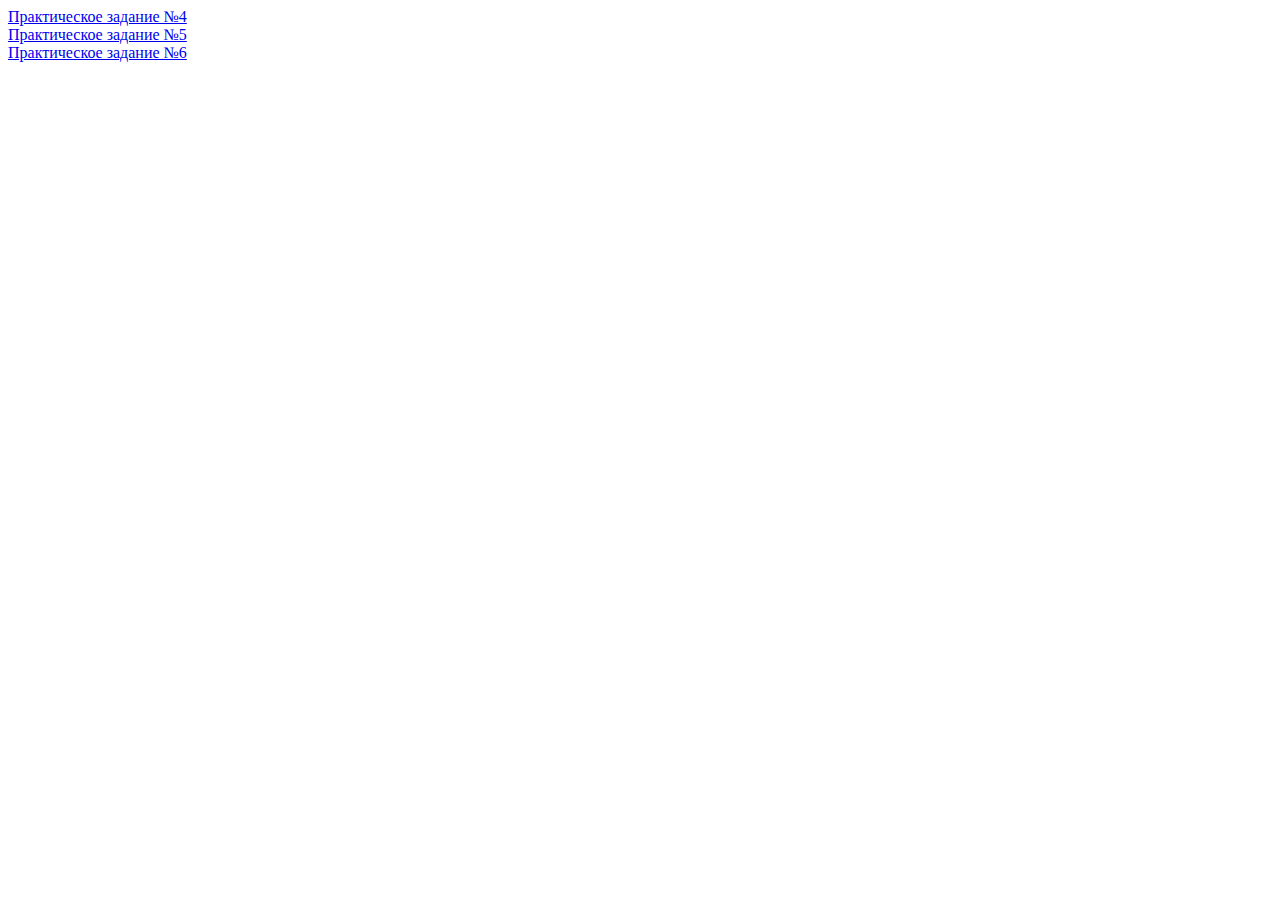
<file: index.html>
<!DOCTYPE html>
<html lang="en">
<head>
    <meta charset="UTF-8">
    <meta name="viewport" content="width=device-width, initial-scale=1.0">
    <title>Document</title>
    <style>
        a{
            display: flex;
        }
    </style>
</head>
<body>
    <a href="task4.html">Практическое задание №4</a>
    <a href="task5.html">Практическое задание №5</a>
    <a href="task6.html">Практическое задание №6</a>

</body>
</html>
</file>
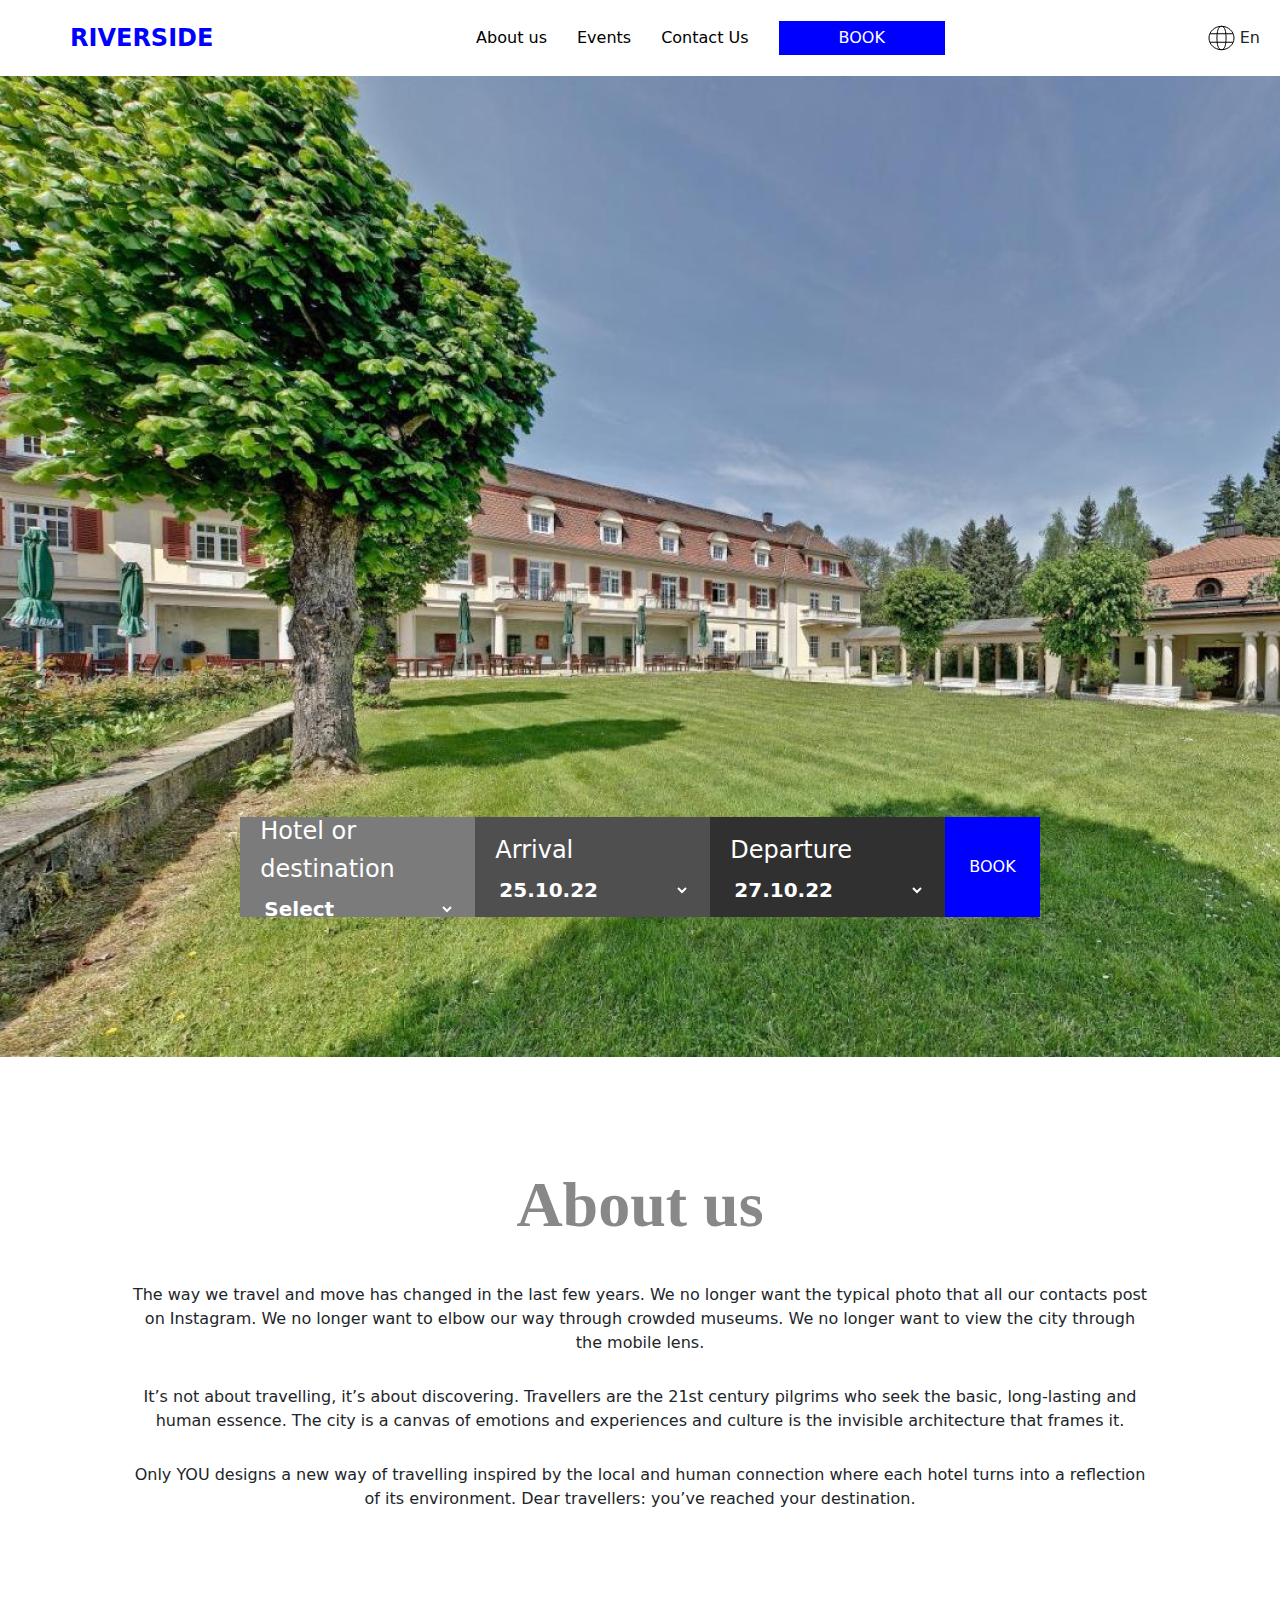
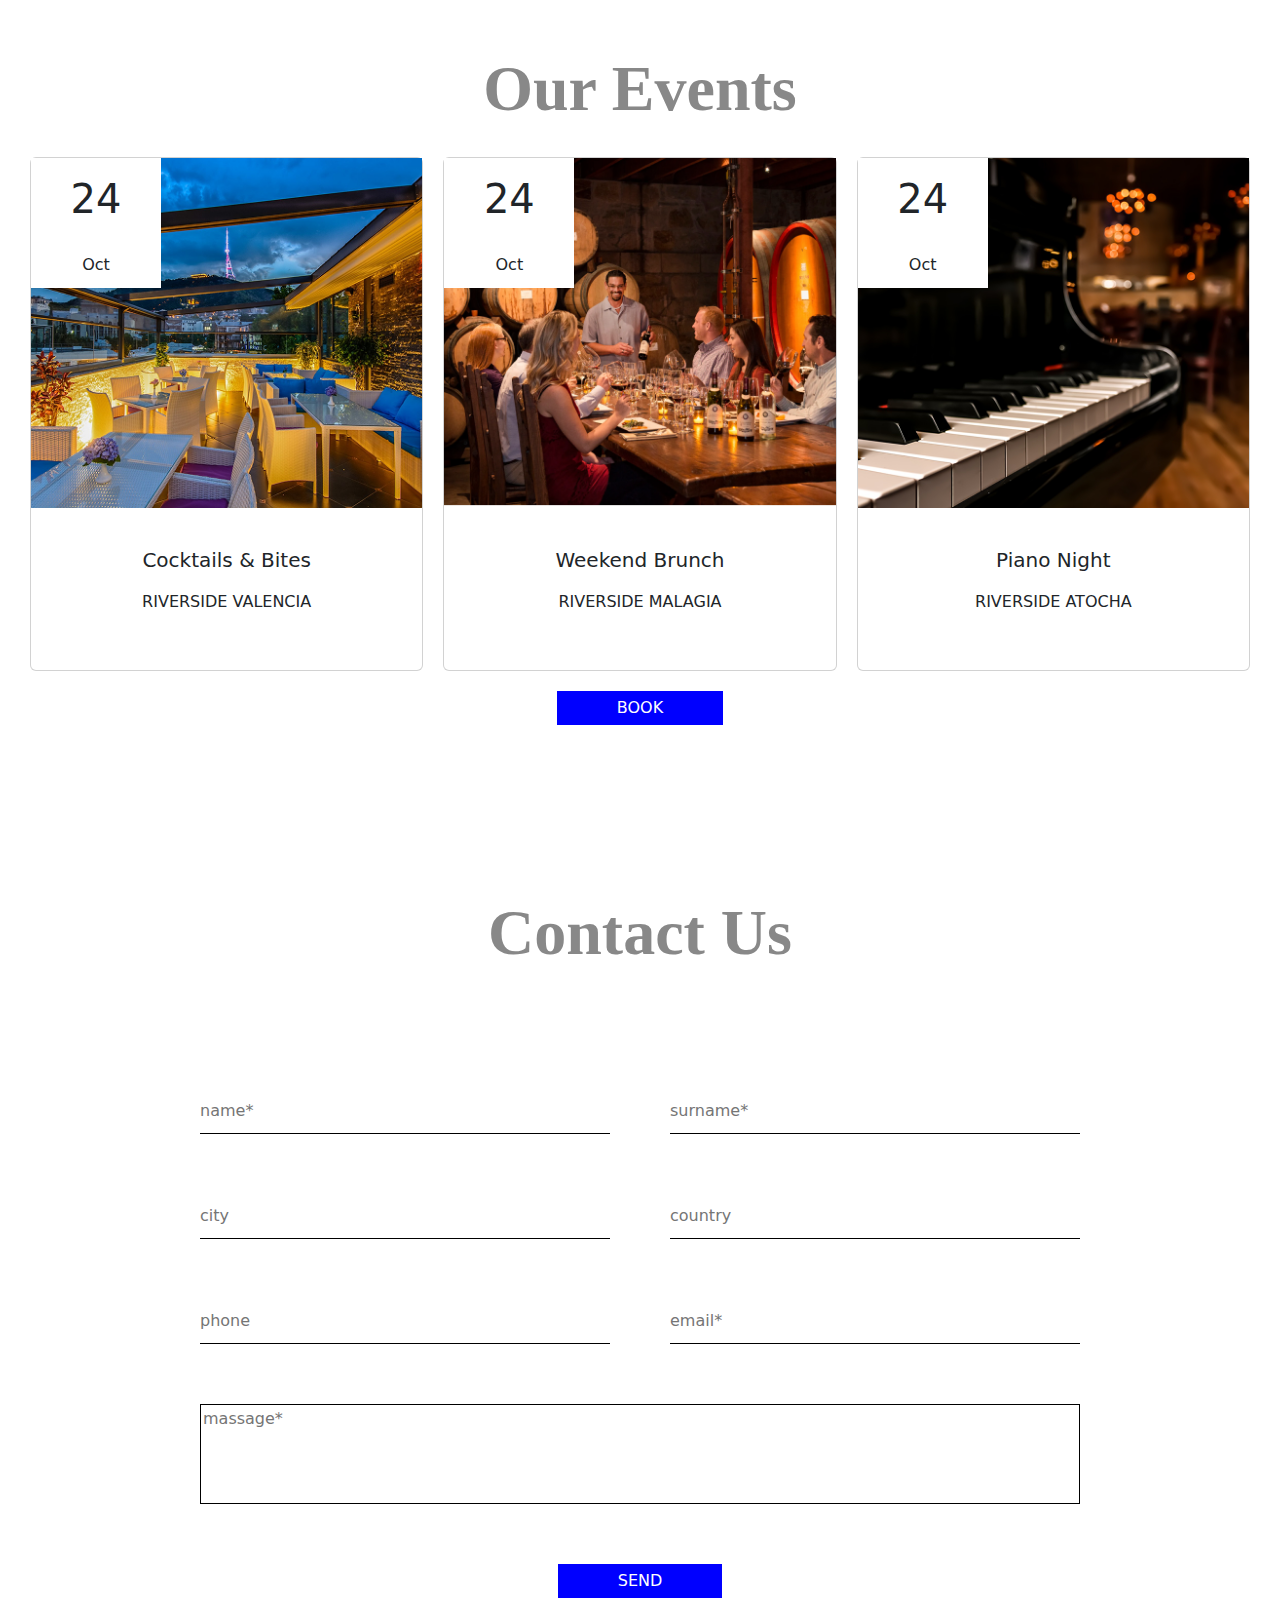
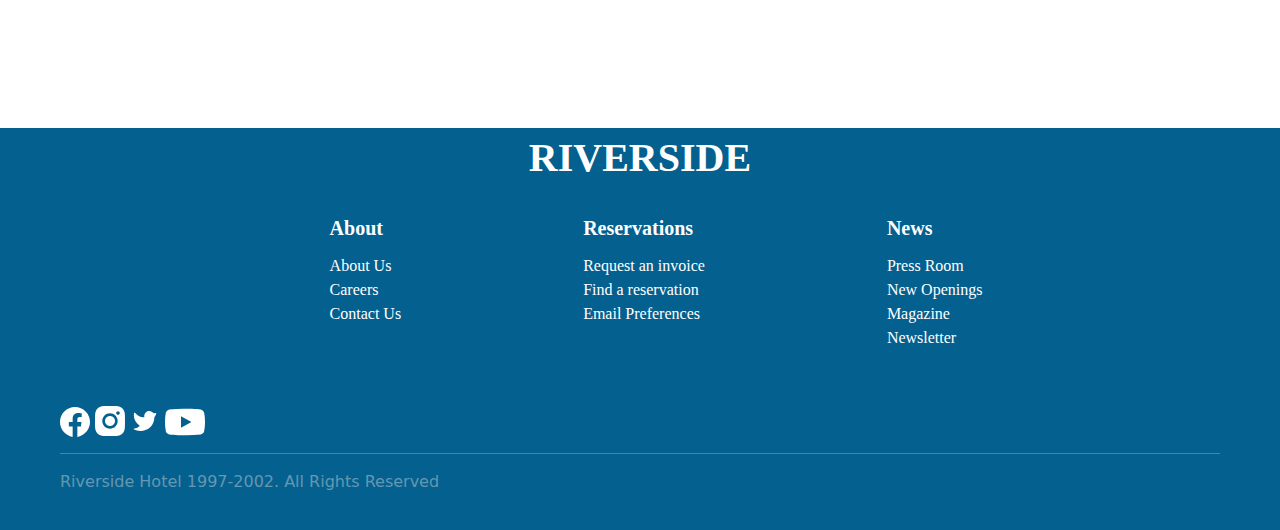
<file: task4.html>
<!DOCTYPE html>
<html lang="en">

<head>
    <meta charset="UTF-8">
    <meta name="viewport" content="width=device-width, initial-scale=1.0">
    <title>Document</title>
    <link rel="stylesheet" href="css/reset.css">
     <link href="https://cdn.jsdelivr.net/npm/bootstrap@5.3.3/dist/css/bootstrap.min.css" rel="stylesheet"
        integrity="sha384-QWTKZyjpPEjISv5WaRU9OFeRpok6YctnYmDr5pNlyT2bRjXh0JMhjY6hW+ALEwIH" crossorigin="anonymous">
    <link rel="stylesheet" href="css/task4.css">
</head>

<body>
    <header>
         <section class="header">
             <button class="burger-menu">
                <img src="images/icons/burger-menu.svg" alt="">
            </button>
            <a href="#" class="header-logo">Riverside</a>
           
            <nav class="header-menu">
                <a href="#">About us</a>
                <a href="#">Events</a>
                <a href="#">Contact Us</a>
               
                <button>Book</button>
            </nav>

            <div><img src="images/icons/lang.svg" alt="En">
            <span>En</span></div>
        </section>
    </header>


    <main>
        <section class="hero">
            <div class="hero-choose">
            <h4>Hotel or destination</h4>
            <select name="" id="">
                <option value="">Select</option>
            </select>
            </div>
            <div class="hero-choose">
            <h4>Arrival</h4>
            <select name="" id="">
                <option value="">25.10.22</option>
            </select>
            </div>
            <div class="hero-choose">
            <h4>Departure</h4>
            <select name="" id="">
                <option value="">27.10.22</option>
            </select>
            </div>
            <button>Book</button>

        </section>

        <section class="abo">
        <div class="about-us">
            <h2 id="about-us">About us</h2>
            <p>The way we travel and move has changed in the last few years. We no longer want the typical photo that all our contacts post on Instagram. We no longer want to elbow our way through crowded museums. We no longer want to view the city through the mobile lens.</p>
            <p>It’s not about travelling, it’s about discovering. Travellers are the 21st century pilgrims who seek the basic, long-lasting and human essence. The city is a canvas of emotions and experiences and culture is the invisible architecture that frames it.</p>
            <p>Only YOU designs a new way of travelling inspired by the local and human connection where each hotel turns into a reflection of its environment. Dear travellers: you’ve reached your destination.</p>

        </div>
        </section>

        <section class="our-events">
            <h2 id="our-events">Our Events</h2>
            <div class="cards">
                <div class="card">
                    <img src="images/cards/card-1.png" alt="">
                    <div class="card-body">
                        <h4>Cocktails & Bites</h4>
                        <p>Riverside Valencia</p>
                        </div>
                        <div class="card-date">
                            <span class="card-date-day">24</span>
                            <br>Oct
                        </div>

                </div>

                <div class="card">
                    <img src="images/cards/card-2.png" alt="">
                    <div class="card-body">
                        <h4>Weekend Brunch</h4>
                        <p>Riverside Malagia</p></div>
                        <div class="card-date">
                            <span class="card-date-day">24</span>
                            <br>Oct
                        </div>
                </div>

        
                <div class="card">
                    <img src="images/cards/card-3.png" alt="">
                    <div class="card-body">
                        <h4>Piano Night</h4>
                        <p>Riverside Atocha</p>
                    </div>
                    <div class="card-date">
                            <span class="card-date-day">24</span>
                            <br>Oct
                        </div>
                </div>
            </div>
            <button>BOOK</button>

        </section>

        <section class="contact-us">
            <h2 id="contact-us">Contact Us</h2>
            <form action="" class="contact-form">
                <div class="contact-form-fields">
                    <input type="text" placeholder="name*" required>
                    <input type="text" placeholder="surname*" required>
                    <input type="text" placeholder="city">
                    <input type="text" placeholder="country">
                    <input type="tel" placeholder="phone">
                    <input type="email" placeholder="email*" required>
                </div>
                <textarea name="" id="" required placeholder="massage*"></textarea>
                <button>Send</button>
            </form>

        </section>

    </main>


    <footer>
        <h2 class="text-center fs-1">riverside</h2>
         <section class="description">
           
            <ul class="description-links">
                <h3>About</h3>
                <li><a href="#">About Us</a></li>
                <li><a href="#">Careers</a></li>
                <li><a href="#">Contact Us</a></li>
            </ul>

            <ul class="description-links">
                <h3>Reservations</h3>
                <li><a href="#">Request an invoice</a></li>
                <li><a href="#">Find a reservation</a></li>
                <li><a href="#">Email Preferences</a></li>
            </ul>

            <ul class="description-links">
                <h3>News</h3>
                <li><a href="#">Press Room</a></li>
                <li><a href="#">New Openings</a></li>
                <li><a href="#">Magazine</a></li>
                <li><a href="#">Newsletter</a></li>
            </ul>
        </section>

        <section class="info">
          <div>
             <div><img src="images/icons/facebook.svg" alt="">
            <img src="images/icons/instagram.svg" alt="">
            <img src="images/icons/twitter.svg" alt="">
            <img src="images/icons/youtube.svg" alt=""></div>
            <hr>
           <p>Riverside Hotel 1997-2002. All Rights Reserved</p>
        </div>
        </section>
    </footer>
    

 <script src="https://cdn.jsdelivr.net/npm/@popperjs/core@2.11.8/dist/umd/popper.min.js"
        integrity="sha384-I7E8VVD/ismYTF4hNIPjVp/Zjvgyol6VFvRkX/vR+Vc4jQkC+hVqc2pM8ODewa9r"
        crossorigin="anonymous"></script>
    <script src="https://cdn.jsdelivr.net/npm/bootstrap@5.3.3/dist/js/bootstrap.min.js"
        integrity="sha384-0pUGZvbkm6XF6gxjEnlmuGrJXVbNuzT9qBBavbLwCsOGabYfZo0T0to5eqruptLy"
        crossorigin="anonymous"></script>
</body>

</html>
</file>
<file: css/task4.css>
.header section{
    display: flex;
    justify-content: space-between;
}

.lang{
    display: flex;
}

.header{
    padding: 20px 20px 20px 70px;
    display: flex;
    align-items: center;
    justify-content: space-between;
}

.burger-menu{
    background: none;
    display: none;
    border: none;
}
.header-logo {
    text-transform: uppercase;
    font-weight: bold;
    font-size: 24px;
    text-decoration: none;
    color: blue;
}
.header-menu {
    display: flex;
    gap: 30px;
    align-items: center;
    text-decoration: none;
   
}
.header-menu a{
    text-decoration: none;
    color: black;
    font-weight: 500;
}

button{
    text-transform: uppercase;
    background: blue;
    color: white;
    border: 0;
    padding: 5px 60px;
    width: max-content;
    font-weight: 500;
}
span{
    font-weight: 500;
}

main{
    flex: auto;
}
footer{
    background: rgb(4, 96, 143);
}
footer h2{
    color: white;
    text-transform: uppercase;
    font-weight: 800;
}
.description{
    display: flex;
    gap: 150px;
    justify-content: center;
    font-family: cambria;
    padding: 20px 60px 20px 60px;
    color: white;
    text-decoration: none;
}

.description h3{
    font-weight: 600;
    font-size: 20px;
    height: 30px;
}
.description a{
    text-decoration: none;
    color: white;
}

hr{
    color: white;
}
.info{
    padding: 20px 60px;
}
.info p{
    color: rgba(224, 224, 223, 0.434);
}
.hero{
    height: 981px;
    background: url(../images/hero.png);
    background-size: cover;
    display: flex;
    align-items: end;
    justify-content: center;
    padding-bottom: 140px;
}
.hero-choose{
    padding: 24px 20px;
    width: 235px;
    height: 100px;
    color: white;
    display: flex;
    flex-direction: column;
    justify-content: center;
}
.hero-choose h4{
    line-height: 160%;
}
.hero-choose select{
    background: transparent;
    border: none;
    color: white;
    font-size: 20px;
    font-weight: 600;
}

.hero button{
    height: 100px;
    padding: 20px 24px;
     text-transform: uppercase;
    background: blue;
    color: white;
    border: none;

}

.hero-choose:nth-child(1){
    background: #7b7b7b;
}
.hero-choose:nth-child(2){
    background: #504f4f;
}
.hero-choose:nth-child(3){
    background: #303030;
}

.about-us div{
    display: flex;
    
    
}
.abo{
    margin: 100px auto;
    max-width: 1080px;
    padding: 0px 30px;
    line-height: 150%;
    text-align: center;

}
.abo p{
    margin: 30px 0px;
}
h2{
    font-size: 64px;
    color: #888;
    font-family: Cambria, serif;
    font-weight: 700;
    line-height: 150%;
    text-align: center;
}

.our-events{
    text-align: center;
    padding: 30px;
}
.cards {
    display: grid;
    grid-template-columns: repeat(3, 1fr);
    max-width: 1300px;
    margin: 20px auto;
    gap: 20px;
}
.card img{
    width: 100%;
    height: 350px;
    object-fit: cover;
}
.card-body{
    padding: 40px;
    text-align: center;
    display: flex;
    flex-direction: column;
    gap: 10px;
    text-transform: uppercase;
}
.card-body h4{
    font-size: 20px;
    font-weight: 500;
    text-transform: none;
}
.card{
    position: relative;
}
.card-date{
    position: absolute;
    top: 0;
    left: 0;
    background: white;
    width: 130px;
    height: 130px;
    display: flex;
    align-items: center;
    justify-content: center;
    flex-direction: column;
    font-style: 20px;
}
.card-date-day{
    font-size: 40px;

}
.contact-us{
    max-width: 940px;
    margin: 100px auto;
    padding: 30px;

}

.contact-form{
    display: flex;
    flex-direction: column;
    gap: 60px;

}

.contact-form-fields{
    display: grid;
    grid-template-columns: repeat(2, 1fr);
    gap: 60px;
    margin-top: 100px;
}

.contact-form-fields input{
    border: none;
    border-bottom: 1px solid black;
    padding: 10px 0px;
    outline: none;
} 

.contact-form textarea{
    resize: none;
    height: 100px;
    border: 1px solid black;
    outline: none;
}
.contact-form button{
    display: block;
    margin: 0 auto;
}

@media screen and (max-width: 768px) {
.burger-menu { 
    display: block; 
    padding: 5px 10px 5px 10px;
 }
.header nav { display: none; }
.info { display: none;}
.description-links { display: none;}
.header-logo { text-align: center;}
.hero{
    flex-direction: column;
    align-items: center;
    justify-content: end;
}
.hero button, .hero-choose{
    width: max(70%, 300px);
}
.cards{
grid-template-columns: repeat(1, 1fr);
}
.card img{
    height: 60vw;
}
.contact-form-fields{
    grid-template-columns: repeat(1, 1fr);
    gap: 30px;
}
.contact-form{
    gap: 30px;
}
}

@media screen and (max-width: 450px){
    h2{
        font-size: 20px;
    }
    .abo p{
        font-size: 14px;
        margin: 14px 0px;
        color: #303030;
    }
    .card-date{
        width: 70px;
        height: 70px;
        font-size: 16px;
    }
    .card-date-day{
        font-size: 20px;
    }
}
</file>
